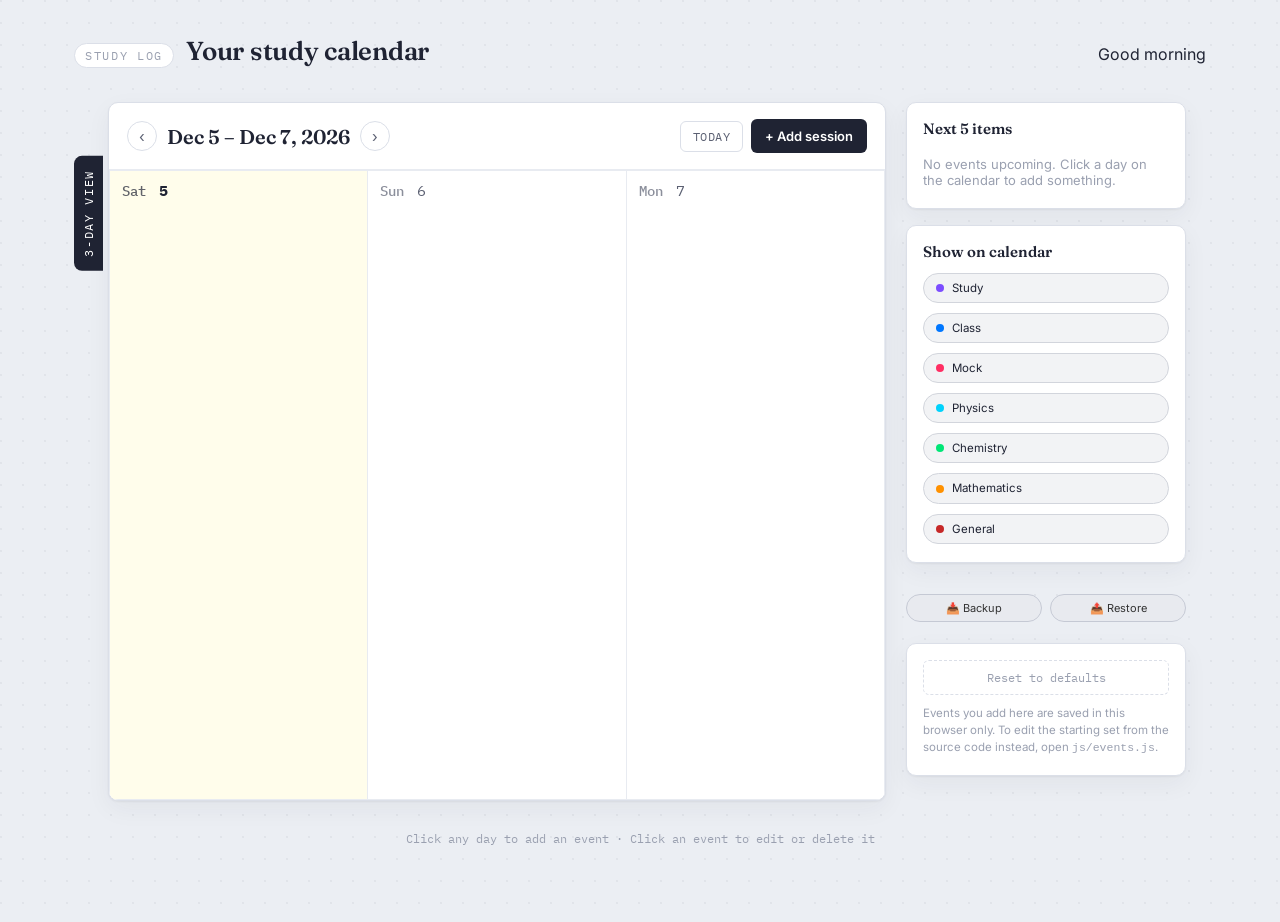
<file: index.html>
<!DOCTYPE html>
<html lang="en">
<head>
<meta charset="UTF-8">
<link rel="icon" type="image/x-icon" href="favicon.ico">
<meta name="viewport" content="width=device-width, initial-scale=1.0">
<title>StuCal</title>
<meta name="description" content="A clean, editable calendar for planning study sessions, assignments, and exams.">
<link rel="preconnect" href="https://fonts.googleapis.com">
<link rel="preconnect" href="https://fonts.gstatic.com" crossorigin>
<link href="https://fonts.googleapis.com/css2?family=Fraunces:opsz,wght@9..144,500;9..144,600;9..144,700&family=Inter:wght@400;500;600;700&family=IBM+Plex+Mono:wght@400;500&display=swap" rel="stylesheet">
<link rel="stylesheet" href="css/style.css">
</head>
<body>

<div class="shell">
  <header class="topbar">
    <div class="brand">
      <span class="brand-mark">Study Log</span>
      <h1>Your study calendar</h1>
      <!-- NEW: Elegant, dynamic subtext label -->
      
    </div>
    <p id="welcomeSubtext"></p>
    <!--<div class="streak">
       <h2 id="welcomeSubtext">...</h2>
    </div>-->
  </header>
  <div class="layout">
    <div class="calendar-wrap">
      <!-- 1. Changed ID to reflect a rolling day/date view badge rather than a fixed month tab -->
      <div class="month-tab" id="viewTab">3-Day View</div>
      <div class="calendar-card">
        <div class="calendar-head">
          <div class="month-nav">
            <!-- 2. Updated IDs and aria-labels for day navigation -->
            <button class="nav-btn" id="prevBtn" aria-label="Previous days">‹</button>
            <div class="month-label" id="dateRangeLabel">Loading days...</div>
            <button class="nav-btn" id="nextBtn" aria-label="Next days">›</button>
          </div>
          <div style="display:flex; gap:8px; align-items:center;">
            <button class="today-btn" id="todayBtn">Today</button>
            <button class="add-btn" id="addEventBtn">+ Add session</button>
          </div>
        </div>
        <!-- 3. Kept the grid container. We will inject exactly 3 day-columns into this element via JavaScript -->
        <div class="grid" id="grid" style="grid-template-columns: repeat(3, 1fr);"></div>
      </div>
    </div>

    <aside class="sidebar">
      <div class="panel">
        <h2>Next 5 items</h2>
        <div class="agenda-list" id="agendaList"></div>
      </div>

      <div class="panel">
        <h2>Show on calendar</h2>
        <div class="legend" id="legend"></div>
      </div>
    <!-- Restored Direct Sidebar Controls Block -->
<div class="field" style="display: flex; gap: 8px; margin-top: 15px; margin-bottom: 5px;">
  <button id="exportBtn" class="pill" style="justify-content: center; background: #E8EAEF !important; border-color: #C5C9D4 !important; width: 50%;">📥 Backup</button>
  <button id="importBtn" class="pill" style="justify-content: center; background: #E8EAEF !important; border-color: #C5C9D4 !important; width: 50%;">📤 Restore</button>
</div>

    <div class="panel">
        <button class="reset-btn" id="resetBtn">Reset to defaults</button>
        <p class="storage-note">
          Events you add here are saved in this browser only. To edit the
          starting set from the source code instead, open <code>js/events.js</code>.
        </p>
      </div>

<input type="file" id="hiddenFileInput" accept=".json" style="display: none;">

    </aside>
  </div>

  <p class="footer-note">Click any day to add an event · Click an event to edit or delete it</p>
</div>

<div class="modal-backdrop" id="modalBackdrop">
  <div class="modal">
    <h3 id="modalTitle">New event</h3>
    <form id="eventForm">
      <div class="field">
        <label for="titleInput">Title</label>
        <input type="text" id="titleInput" placeholder="e.g. Read ch. 5 — Thermodynamics" required maxlength="80">
      </div>

      <div class="field-row">
        <div class="field">
          <label for="dateInput">Date</label>
          <input type="date" id="dateInput" required>
        </div>
        <div class="field">
          <label for="timeInput">Time (optional)</label>
          <input type="time" id="timeInput">
        </div>
      </div>
 <div class="field">
        <label for="recurrenceInput">Repeat</label>
        <select id="recurrenceInput">
          <option value="none">Does not repeat</option>
          <option value="daily">Daily</option>
          <option value="weekly">Weekly</option>
          <option value="monthly">Monthly</option>
        </select>
      </div>

  <div class="field">
        <label>Type (Select all that apply)</label>
        <div class="type-options">
          <!-- Hidden inputs paired with clickable labels acting as multi-select chips -->
          <label class="multi-chip-wrapper">
            <input type="checkbox" name="eventTags" value="study" style="display: none;">
            <span class="chip-label">Study</span>
          </label>
          <label class="multi-chip-wrapper">
            <input type="checkbox" name="eventTags" value="class" style="display: none;">
            <span class="chip-label">Class</span>
          </label>
          <label class="multi-chip-wrapper">
            <input type="checkbox" name="eventTags" value="mock" style="display: none;">
            <span class="chip-label">Mock</span>
          </label>
          <label class="multi-chip-wrapper">
            <input type="checkbox" name="eventTags" value="physics" style="display: none;">
            <span class="chip-label">Physics</span>
          </label>
          <label class="multi-chip-wrapper">
            <input type="checkbox" name="eventTags" value="chemistry" style="display: none;">
            <span class="chip-label">Chemistry</span>
          </label>
          <label class="multi-chip-wrapper">
            <input type="checkbox" name="eventTags" value="mathematics" style="display: none;">
            <span class="chip-label">Mathematics</span>
          </label>
          <label class="multi-chip-wrapper">
            <input type="checkbox" name="eventTags" value="general" style="display: none;">
            <span class="chip-label">General</span>
          </label>
        </div>
      </div>
            <!-- Place this inside the <form id="eventForm"> -->
      <div class="field" style="display:flex; align-items:center; gap:8px; margin-top:10px;">
        <input type="checkbox" id="importantInput" style="width:auto; margin:0;">
        <label for="importantInput" style="margin:0; text-transform:none; cursor:pointer;">
          ⭐ Mark as Important Event (Triggers Notification)
        </label>
      </div>



      <div class="field">
        <label for="notesInput">Notes (optional)</label>
        <textarea id="notesInput" placeholder="Anything worth remembering about this one"></textarea>
      </div>

      <div class="modal-actions">
        <div class="modal-actions-left">
          <button type="submit" class="btn btn-primary">Save</button>
          <button type="button" class="btn btn-ghost" id="closeModalBtn">Cancel</button>
        </div>
        <button type="button" class="btn btn-danger" id="deleteBtn" style="display:none;">Delete</button>
      </div>
    </form>
  </div>
</div>

<script src="js/events.js"></script>
<script src="js/app.js"></script>
</body>
</html>

</body>
</html>
</file>
<file: css/style.css>
/* ---------------------------------------------------------
   Tokens
--------------------------------------------------------- */
:root {
  --paper: #EBEEF3;
  --surface: #FFFFFF;
  --ink: #1F2333;
  --ink-soft: #5B6072;
  --ink-faint: #9AA0B0;
  --line: #DBDFE8;
  --line-soft: #E8EBF1;

  --blue: #3B5BDB;
  --blue-soft: #E7ECFC;
  --coral: #E8594B;
  --coral-soft: #FBEAE8;
  --purple: #7C5CFC;
  --purple-soft: #EFEBFF;
  --teal: #12977B;
  --teal-soft: #E3F4F0;
  --yellow: #FFD23F;

  --radius: 10px;
  --radius-sm: 6px;
  --shadow-card: 0 1px 2px rgba(31, 35, 51, 0.06), 0 8px 24px rgba(31, 35, 51, 0.05);
  --shadow-pop: 0 12px 32px rgba(31, 35, 51, 0.16);

  --font-display: "Fraunces", Georgia, serif;
  --font-body: "Inter", -apple-system, BlinkMacSystemFont, "Segoe UI", sans-serif;
  --font-mono: "IBM Plex Mono", "SFMono-Regular", Consolas, monospace;
}

* { box-sizing: border-box; }

html, body {
  margin: 0;
  padding: 0;
  background: var(--paper);
  color: var(--ink);
  font-family: var(--font-body);
  -webkit-font-smoothing: antialiased;
}

body {
  min-height: 100vh;
  background-image:
    radial-gradient(circle at 1px 1px, rgba(31,35,51,0.05) 1px, transparent 0);
  background-size: 22px 22px;
}

a { color: inherit; }

button {
  font-family: inherit;
  cursor: pointer;
}

:focus-visible {
  outline: 2px solid var(--blue);
  outline-offset: 2px;
}

/* ---------------------------------------------------------
   Shell
--------------------------------------------------------- */
.shell {
  max-width: 1180px;
  margin: 0 auto;
  padding: 28px 24px 64px;
}

.topbar {
  display: flex;
  align-items: baseline;
  justify-content: space-between;
  gap: 16px;
  margin-bottom: 22px;
  flex-wrap: wrap;
}

.brand {
  display: flex;
  align-items: baseline;
  gap: 12px;
}



.brand-mark {
  font-family: var(--font-mono);
  font-size: 12px;
  letter-spacing: 0.14em;
  text-transform: uppercase;
  color: var(--ink-faint);
  border: 1px solid var(--line);
  border-radius: 999px;
  padding: 4px 10px;
  background: var(--surface);
}

.brand h1 {
  font-family: var(--font-display);
  font-optical-sizing: auto;
  font-weight: 600;
  font-size: 26px;
  margin: 0;
  letter-spacing: -0.01em;
}

.welcomeSubtext {
  font-family: var(--font-mono);
  font-size: 13px;
  color: var(--ink-soft);
  display: flex;
  align-items: center;
  gap: 6px;
}



/* ---------------------------------------------------------
   Layout
--------------------------------------------------------- */
.layout {
  display: grid;
  grid-template-columns: 1fr 300px;
  gap: 20px;
  align-items: start; /* Preserved: Keeps sidebar from stretching vertically */
}


@media (max-width: 880px) {
  .layout { grid-template-columns: 1fr; }
}

/* ---------------------------------------------------------
   Calendar card + signature tab
--------------------------------------------------------- */
.calendar-wrap {
  position: relative;
  padding-left: 34px;
   min-width: 0; 
}

@media (max-width: 560px) {
  .calendar-wrap { padding-left: 0; }
  .month-tab { display: none; }
}

.month-tab {
  position: absolute;
  left: 0;
  top: 54px;
  writing-mode: vertical-rl;
  transform: rotate(180deg);
  font-family: var(--font-mono);
  font-size: 12px;
  letter-spacing: 0.14em;
  text-transform: uppercase;
  color: var(--surface);
  background: var(--ink);
  padding: 14px 7px;
  border-radius: 0 8px 8px 0;
}

.calendar-card {
  background: var(--surface);
  border: 1px solid var(--line);
  border-radius: var(--radius);
  box-shadow: var(--shadow-card);
  overflow: hidden;
}

.calendar-head {
  display: flex;
  align-items: center;
  justify-content: space-between;
  padding: 16px 18px;
  border-bottom: 1px solid var(--line-soft);
}

.month-nav {
  display: flex;
  align-items: center;
  gap: 10px;
}

.nav-btn {
  width: 30px;
  height: 30px;
  border-radius: 50%;
  border: 1px solid var(--line);
  background: var(--surface);
  color: var(--ink-soft);
  display: flex;
  align-items: center;
  justify-content: center;
  font-size: 15px;
  transition: background 0.15s ease, color 0.15s ease, border-color 0.15s ease;
}

.nav-btn:hover {
  background: var(--ink);
  color: var(--surface);
  border-color: var(--ink);
}

.month-label {
  font-family: var(--font-display);
  font-size: 20px;
  font-weight: 600;
  min-width: 168px;
  text-align: center;
}

.today-btn {
  font-family: var(--font-mono);
  font-size: 12px;
  letter-spacing: 0.04em;
  text-transform: uppercase;
  border: 1px solid var(--line);
  background: var(--surface);
  color: var(--ink-soft);
  border-radius: var(--radius-sm);
  padding: 7px 12px;
  transition: border-color 0.15s ease, color 0.15s ease;
}

.today-btn:hover { border-color: var(--ink); color: var(--ink); }

.add-btn {
  font-family: var(--font-body);
  font-weight: 600;
  font-size: 13px;
  background: var(--ink);
  color: var(--surface);
  border: none;
  border-radius: var(--radius-sm);
  padding: 9px 14px;
  display: inline-flex;
  align-items: center;
  gap: 6px;
  transition: transform 0.12s ease, background 0.15s ease;
}

.add-btn:hover { background: var(--blue); }
.add-btn:active { transform: scale(0.97); }

.weekday-row {
  display: grid;
  grid-template-columns: repeat(7, 1fr);
  border-bottom: 1px solid var(--line-soft);
}

.weekday-row div {
  font-family: var(--font-mono);
  font-size: 11px;
  letter-spacing: 0.1em;
  text-transform: uppercase;
  color: var(--ink-faint);
  padding: 10px 8px;
  text-align: left;
}

/*.grid {
  display: grid;
  grid-template-columns: repeat(3, 1fr) !important;
  gap: 16px;
  width: 100%;
  box-sizing: border-box;
}
--- COMPACT 3-DAY FLUSH TIMELINE LAYOUT --- */

#grid {
  display: grid;
  grid-template-columns: repeat(3, 1fr); 
  gap: 0; 
  width: 100%;
  /* CHANGED: Sets the entire container height to 70% of the visible viewport height */
  height: 70vh; 
  border-left: 1px solid var(--line-soft); 
  border-top: 1px solid var(--line-soft); 
  box-sizing: border-box;
}

.day {
  border-right: 1px solid var(--line-soft);
  border-bottom: 1px solid var(--line-soft);
  border-radius: 0; 
  padding: 10px 12px 14px; 
  position: relative;
  display: flex;
  flex-direction: column;
  gap: 5px;
  min-width: 0;
  /* CHANGED: Switched from fixed min-height to an auto-stretching height calculation */
  height: 100%; 
  transition: background 0.15s ease;
  cursor: pointer;
  box-sizing: border-box;
}


.day:hover { 
  background: #FAFBFD; 
}

/* CHANGED: Subtle tint to block out the current date strip cleanly without disrupting adjacent walls */
.day.is-today {
  background-color: #FFFDEB; 
}

.day-num {
  font-family: var(--font-mono);
  font-size: 15px; 
  color: var(--ink-soft);
  position: relative;
  width: fit-content;
  margin-bottom: 10px;
}

.day.is-today .day-num {
  color: var(--ink);
  font-weight: 700;
}

.day.is-today .day-num::after {
  content: "";
  position: absolute;
  left: -3px;
  right: -4px;
  bottom: 1px;
  height: 7px;
  background: var(--yellow);
  border-radius: 2px;
  transform: rotate(-1.5deg);
  z-index: -1;
}

/* --- PRESERVED BASE SCHEMES --- */

.day-events {
  display: flex !important;
  flex-direction: column !important;
  /* CHANGED: Increased from 3px to 8px for clear, distinct breathing room between event cards */
  gap: 8px !important; 
  overflow-y: auto;
  overflow-x: hidden;
  flex-grow: 1;
  padding-right: 2px;
}
.day-events::-webkit-scrollbar {
  width: 4px;
}
.day-events::-webkit-scrollbar-thumb {
  background: var(--line-soft);
  border-radius: 4px;
}
.day-events::-webkit-scrollbar-thumb:hover {
  background: var(--ink-faint);
}
/* ---------------------------------------------------------
   Calendar Grid Event Squares (Rounded-Square Layout Stack)
--------------------------------------------------------- */
.day-events .pill {
  display: flex !important;
  flex-direction: column !important; 
  align-items: flex-start !important;
  justify-content: flex-start !important;
  gap: 6px !important;
  width: 100% !important;
  max-width: none !important;
  height: auto !important;
  box-sizing: border-box !important;
  padding: 8px 10px !important; /* Preserves your exact padding */
  border-radius: 8px !important;     
  background: #F2F3F5 !important; 
  color: #333333 !important; 
  border: 1px solid #D2D5DC !important;
  cursor: pointer !important;
  transition: background-color 0.15s ease !important;
  /* NEW: Forces extended border-lines to clip seamlessly into the card's 8px corners */
  overflow: hidden !important; 
}


.day-events .pill:hover {
  background: #E8EAEF !important;
}
/* ---------------------------------------------------------
   Horizontal Dots Row (Across the Top of the Square)
--------------------------------------------------------- */
.pill-dots-row {
  display: flex !important;
  flex-direction: row !important; /* Places dots side-by-side */
  align-items: center !important;
  justify-content: flex-start !important;
  gap: 4px !important;           
  margin-bottom: 2px !important;  
  width: 100% !important;
  height: auto !important;
}
/* --- METADATA ROW WITH AN EXTENDED SEPARATOR BAR --- */
.pill-dots-row,
.day-events .pill .pill-dots-row {
  display: flex !important;
  flex-direction: row !important;
  justify-content: space-between !important;
  align-items: center !important;
  height: auto !important;
  gap: 8px !important;

  /* FIXED: Negative margins exactly matching the parent padding to go fully edge-to-edge */
  width: calc(100% + 24px) !important; 
  margin-left: -12px !important;
  margin-right: -12px !important;
  
  /* FIXED: Adds horizontal padding inside so indicators stay inside the safe zone */
  padding-left: 12px !important;
  padding-right: 12px !important;
  
  /* Divider Line */
  border-bottom: 1px solid #D2D5DC !important;
  padding-bottom: 8px !important;
  margin-bottom: 8px !important;
}



.inline-tag-dot {
  /* FIXED: Increased width and height from 6px to 9px for better visibility */
  width: 9px !important;
  height: 9px !important;
  border-radius: 50% !important;
  display: inline-block !important;
  flex-shrink: 0 !important;
  margin: 0 !important;
  padding: 0 !important;
}
.dot-cluster {
  display: flex !important;
  flex-direction: row !important;
  align-items: center !important;
  justify-content: flex-start !important;
  gap: 6px !important;
  flex-shrink: 0 !important;
}


.inline-tag-dot.dot-study       { background-color: #7C4DFF !important; } /* Electric Indigo */
.inline-tag-dot.dot-class       { background-color: #0077FF !important; } /* Neon Blue */
.inline-tag-dot.dot-mock        { background-color: #FF2E63 !important; } /* Vibrant Crimson */
.inline-tag-dot.dot-physics     { background-color: #00D2FC !important; } /* Vivid Cyan */
.inline-tag-dot.dot-chemistry   { background-color: #00E676 !important; } /* Spring Green */
.inline-tag-dot.dot-mathematics { background-color: #FF9100 !important; } /* Deep Amber */
.inline-tag-dot.dot-general     { background-color: #C62828 !important; } /* Deep Amber */

.pill-time {
  font-family: var(--font-mono), monospace;
  font-size: 10px !important;
  font-weight: 500 !important;
  background-color: rgba(0, 0, 0, 0.05) !important; 
  color: var(--ink-soft, #555) !important;
  padding: 2px 6px !important;
  border-radius: 4px !important;
  margin: 0 !important; 
  display: inline-block !important;
  flex-shrink: 0 !important;
}



/* ---------------------------------------------------------
   Event Text Formatting
--------------------------------------------------------- */
.pill-text {
  font-size: 11.5px !important;
  line-height: 1.4 !important;
  color: var(--ink, #333) !important;
  text-align: left !important;
  width: 100% !important;
  display: block !important;
}

.more-link {
  font-family: var(--font-mono);
  font-size: 10.5px;
  color: var(--ink-faint);
  padding-left: 2px;
  margin-top: 4px;
}
/* ---------------------------------------------------------
   Sidebar
--------------------------------------------------------- */
.sidebar {
  display: flex;
  flex-direction: column;
  gap: 16px;
  /* CHANGED: Defines a static layout width so columns don't compress it */
  width: 280px; 
  flex-shrink: 0;
  /* CHANGED: Keeps the panels fixed at the top alongside your 70vh calendar */
  position: sticky;
  top: 20px; 
}

.panel {
  background: var(--surface);
  border: 1px solid var(--line);
  border-radius: var(--radius);
  box-shadow: var(--shadow-card);
  padding: 16px 16px 18px;
}
.panel h2 {
  font-family: var(--font-display);
  font-size: 15px;
  font-weight: 600;
  margin: 0 0 12px;
}

/* ---------------------------------------------------------
   Sidebar — Legend Containers & Spacing
--------------------------------------------------------- */
.legend {
  display: flex;
  flex-direction: column;
  gap: 10px !important; 
}
.legend-row {
  display: flex;
  align-items: center;
  width: 100%;
  margin: 0 !important;
  padding: 0 !important;
}
.legend-row button.pill .pill-dot {
  width: 8px;
  height: 8px;
  border-radius: 50%;
  flex-shrink: 0;
  display: inline-block;
}
/* Sidebar dot colors mapping */
.tag-study .pill-dot       { background-color: #7C4DFF !important; }
.tag-class .pill-dot       { background-color: #0077FF !important; }
.tag-mock .pill-dot        { background-color: #FF2E63 !important; }
.tag-physics .pill-dot     { background-color: #00D2FC !important; }
.tag-chemistry .pill-dot   { background-color: #00E676 !important; }
.tag-mathematics .pill-dot { background-color: #FF9100 !important; }
.tag-general .pill-dot     { background-color: #C62828 !important; }

.legend-row.tag-study .pill-dot       { background-color: #7C4DFF !important; }
.legend-row.tag-class .pill-dot       { background-color: #0077FF !important; }
.legend-row.tag-mock .pill-dot        { background-color: #FF2E63 !important; }
.legend-row.tag-physics .pill-dot     { background-color: #00D2FC !important; }
.legend-row.tag-chemistry .pill-dot   { background-color: #00E676 !important; }
.legend-row.tag-mathematics .pill-dot { background-color: #FF9100 !important; }
.legend-row.tag-general .pill-dot     { background-color: #C62828 !important; }
/* ---------------------------------------------------------
   Pill Containers (Unified Calendar & Legend Layout)
--------------------------------------------------------- */
.pill, 
.legend-row button.pill {
  display: flex !important;
  flex-direction: row !important; /* Ensures left-to-right alignment inside the sidebar */
  align-items: center !important;
  gap: 8px !important;
  padding: 6px 12px !important;
  font-size: 11px !important;
  line-height: 1.3 !important;
  /* Capsule Rounded Corners */
  border-radius: 20px !important; 
  /* Uniform Light Gray Appearance */
  background: #F2F3F5 !important; 
  color: #333333 !important; 
  border: 1px solid #D2D5DC !important;
  width: 100% !important;
  text-align: left;
  cursor: pointer;
  box-sizing: border-box;
  position: relative;
  /* FIXED: Prevents layout engines from collapsing heights or adding external margins */
  height: auto !important;
  min-height: unset !important;
  margin: 0 !important;
  transition: opacity 0.15s ease, background-color 0.15s ease, transform 0.1s ease;
}

/* Hover effect */
.pill:hover,
.legend-row button.pill:not(.off):hover {
  background: #E8EAEF !important;

}

/* Dim legend pill when turned off */

.legend-row button.off {
  opacity: 0.35;
}
.legend-row button.off .pill-dot {
  background-color: #A0A5B5 !important;
}

/* ---------------------------------------------------------
   The Distinct Colored Dot inside the Pill
--------------------------------------------------------- */
.pill-dot {
  width: 8px;
  height: 8px;
  border-radius: 50%;
  flex-shrink: 0;
  display: inline-block;
  /* FIXED: Prevents dots from shifting position under layout changes */
  margin: 0 !important; 
}

/* Apply distinct indicator colors to the dot based on tag type */

/* Text container alignment */
.pill-text {
  flex-grow: 1;
  overflow: hidden;
  text-overflow: ellipsis;
  white-space: nowrap;
  width: 100%;
  text-align: left;
}
.agenda-item {
  display: grid !important;
  grid-template-columns: 44px 1fr !important; /* Keeps the date column fixed */
  gap: 10px !important;
  padding-bottom: 10px !important;
  border-bottom: 1px solid var(--line-soft);
  cursor: pointer !important;
  /* FIXED: Enforces rigid container layout calculation */
  min-width: 0 !important; 
  max-width: 100% !important;
  overflow: hidden !important; 
}
/* Force the right-hand text container to remain tightly inside its block */
.agenda-item > div:last-child,
.agenda-content-wrapper {
  display: flex !important;
  flex-direction: column !important;
  justify-content: center !important;
  /* FIXED: Forces the browser to calculate text overflow bounds instead of expanding */
  min-width: 0 !important; 
  max-width: 100% !important; 
  overflow: hidden !important; 
}
.agenda-title-row {
  display: flex !important;
  flex-direction: row !important;
  align-items: center !important;
  width: 100% !important;
  min-width: 0 !important;
  overflow: hidden !important;
}
/* --- TRUNCATED TITLE TEXT WITH CORE THEME FONT FAMILY FORCED --- */
.agenda-title-text,
.agenda-item .agenda-title-text,
.agenda-title {
  /* FIXED: Explicitly force Inter/body font usage and clear out monospace overrides */
  font-family: 'Inter', sans-serif !important;
  font-size: 13.5px !important;
  color: var(--ink, #333333) !important;
  font-weight: 400 !important;
  
  /* Retain the clean single-line overflow truncation */
  white-space: nowrap !important;
  overflow: hidden !important;
  text-overflow: ellipsis !important;
  display: inline-block !important;
  flex-grow: 1 !important;
  min-width: 0 !important;
  max-width: 100% !important;
  text-align: left !important;
}
/* --- THE ACTUAL TRUNCATED TITLE TEXT --- */
.agenda-title-text,
.agenda-title {
  /* FIXED: Set font-family explicitly to match your layout's core font */
  font-family: var(--font-body), -apple-system, BlinkMacSystemFont, "Segoe UI", Roboto, sans-serif !important;
  font-size: 13.5px !important;
  color: var(--ink) !important;
  
  /* Retain the clean single-line overflow truncation */
  white-space: nowrap !important;
  overflow: hidden !important;
  text-overflow: ellipsis !important;
  display: inline-block !important;
  flex-grow: 1 !important;
  min-width: 0 !important;
  max-width: 100% !important;
  text-align: left !important;
}
.agenda-list {
  display: flex;
  flex-direction: column;
  gap: 10px;
  max-height: 360px;
  overflow-y: auto;
}

.agenda-empty {
  font-size: 13px;
  color: var(--ink-faint);
  padding: 6px 0 2px;
}

.agenda-item {
  display: grid;
  grid-template-columns: 44px 1fr;
  gap: 10px;
  padding-bottom: 10px;
  border-bottom: 1px solid var(--line-soft);
  cursor: pointer;
}

.agenda-item:last-child { border-bottom: none; padding-bottom: 0; }

.agenda-date {
  font-family: var(--font-mono);
  font-size: 11px;
  color: var(--ink-faint);
  line-height: 1.3;
  padding-top: 1px;
}

.agenda-date strong {
  display: block;
  font-size: 15px;
  color: var(--ink);
  font-weight: 600;
}

.agenda-title {
  font-size: 13.5px;
  color: var(--ink);
  line-height: 1.35;
  /* FIXED: Enforces single-line layout and cuts off overflowing text with an ellipsis */
  white-space: nowrap !important;
  overflow: hidden !important;
  text-overflow: ellipsis !important;
  max-width: 100% !important;
}
/* Ensure the title text's parent layout item stretches correctly across the container */
.agenda-item > div:last-child {
  overflow: hidden !important;
  min-width: 0 !important;
}

.agenda-time {
  font-family: var(--font-mono);
  font-size: 11px;
  color: var(--ink-faint);
  display: block;
  margin-top: 2px;
}

.reset-btn {
  width: 100%;
  background: none;
  border: 1px dashed var(--line);
  color: var(--ink-faint);
  font-size: 12px;
  border-radius: var(--radius-sm);
  padding: 9px;
  font-family: var(--font-mono);
  transition: border-color 0.15s ease, color 0.15s ease;
}

.reset-btn:hover { border-color: var(--coral); color: var(--coral); }

.storage-note {
  font-size: 11.5px;
  color: var(--ink-faint);
  line-height: 1.5;
  margin: 10px 0 0;
}



/* ---------------------------------------------------------
   Modal Containers & Layouts
--------------------------------------------------------- */
.modal-backdrop {
  position: fixed;
  inset: 0;
  background: rgba(31, 35, 51, 0.32);
  display: flex;
  align-items: center;
  justify-content: center;
  padding: 20px;
  z-index: 50;
  opacity: 0;
  pointer-events: none;
  transition: opacity 0.15s ease;
}

.modal-backdrop.open {
  opacity: 1;
  pointer-events: auto;
}

.modal {
  background: var(--surface);
  border-radius: var(--radius);
  box-shadow: var(--shadow-pop);
  width: 100%;
  max-width: 440px;
  padding: 22px;
  transform: translateY(8px);
  transition: transform 0.15s ease;
  box-sizing: border-box;
}

.modal-backdrop.open .modal { 
  transform: translateY(0); 
}

.modal h3 {
  font-family: var(--font-display);
  font-size: 19px;
  margin: 0 0 16px;
}

/* ---------------------------------------------------------
   Form Inputs & Field Layouts (Restored Form Structure)
--------------------------------------------------------- */
#eventForm {
  display: flex;
  flex-direction: column;
  gap: 12px;
}

.field {
  margin-bottom: 4px;
}

.field label {
  display: block;
  font-family: var(--font-mono);
  font-size: 11px;
  letter-spacing: 0.06em;
  text-transform: uppercase;
  color: var(--ink-faint);
  margin-bottom: 5px;
}

.field input[type="text"],
.field input[type="date"],
.field input[type="time"],
.field select,
.field textarea {
  width: 100%;
  box-sizing: border-box;
  border: 1px solid var(--line);
  border-radius: var(--radius-sm);
  padding: 9px 10px;
  font-family: var(--font-body);
  font-size: 13.5px;
  color: var(--ink);
  background: var(--surface);
}

.field textarea {
  resize: vertical;
  min-height: 60px;
}

.field-row {
  display: grid;
  grid-template-columns: 1fr 1fr;
  gap: 12px;
}

/* ---------------------------------------------------------
   Modal Multi-Select Tags Layout
--------------------------------------------------------- */
.type-options {
  display: flex;
  flex-wrap: wrap;
  gap: 8px; 
}

/* Base style for the multi-select labels acting as clickable chips */
.multi-chip-wrapper {
  cursor: pointer;
  user-select: none;
  display: inline-flex;
  align-items: center;
  margin: 0 !important;
}

.multi-chip-wrapper .chip-label {
  border: 1px solid var(--line);
  background: var(--surface);
  border-radius: 999px; 
  padding: 6px 14px;
  font-size: 12.5px;
  color: var(--ink-soft);
  display: flex;
  align-items: center;
  gap: 6px;
  transition: all 0.15s ease;
  box-sizing: border-box;
}

/* Hover effect on available choices */
.multi-chip-wrapper:hover .chip-label {
  background: var(--line-soft, #F5F6F8);
  color: var(--ink);
}

/* ---------------------------------------------------------
   Active Checkbox States with Distinct Border/Bg Themes
--------------------------------------------------------- */
.multi-chip-wrapper input[value="study"]:checked + .chip-label {
  background: var(--purple-soft, #F3EFFF) !important;
  color: #5A3FD4 !important;
  border-color: var(--purple, #5A3FD4) !important;
  font-weight: 500;
}

.multi-chip-wrapper input[value="class"]:checked + .chip-label {
  background: var(--blue-soft, #EEF2FF) !important;
  color: #2A3F9E !important;
  border-color: var(--blue, #2A3F9E) !important;
  font-weight: 500;
}

.multi-chip-wrapper input[value="mock"]:checked + .chip-label {
  background: var(--coral-soft, #FFF0EF) !important;
  color: #A63A2F !important;
  border-color: var(--coral, #A63A2F) !important;
  font-weight: 500;
}

.multi-chip-wrapper input[value="physics"]:checked + .chip-label {
  background: #E3F2FD !important;
  color: #0D47A1 !important;
  border-color: #90CAF9 !important;
  font-weight: 500;
}

.multi-chip-wrapper input[value="chemistry"]:checked + .chip-label {
  background: #E8F5E9 !important;
  color: #1B5E20 !important;
  border-color: #A5D6A7 !important;
  font-weight: 500;
}

.multi-chip-wrapper input[value="mathematics"]:checked + .chip-label {
  background: #FFF3E0 !important;
  color: #E65100 !important;
  border-color: #FFCC80 !important;
  font-weight: 500;
}
.multi-chip-wrapper input[value="general"]:checked + .chip-label { 
    background: #EF5350 !important; 
    color: #FFCDD2 !important; 
    border-color: #C62828 !important; 
    font-weight: 500; 
}


/* ---------------------------------------------------------
   Modal Actions & Buttons
--------------------------------------------------------- */
.modal-actions {
  display: flex;
  justify-content: space-between;
  align-items: center;
  margin-top: 18px;
}

.btn {
  border: none;
  border-radius: var(--radius-sm);
  padding: 9px 14px;
  font-size: 13px;
  font-weight: 600;
  font-family: var(--font-body);
  cursor: pointer;
}

.btn-primary { background: var(--ink); color: var(--surface); }
.btn-primary:hover { background: var(--blue); }

.btn-ghost { background: none; color: var(--ink-faint); }
.btn-ghost:hover { color: var(--ink); }

.btn-danger { background: none; color: var(--coral); }
.btn-danger:hover { text-decoration: underline; }

.modal-actions-left { display: flex; gap: 8px; }

/* ---------------------------------------------------------
   Footer
--------------------------------------------------------- */
.footer-note {
  text-align: center;
  font-family: var(--font-mono);
  font-size: 11.5px;
  color: var(--ink-faint);
  margin-top: 30px;
}



@media (prefers-reduced-motion: reduce) {
  * { transition: none !important; }
}
</file>
